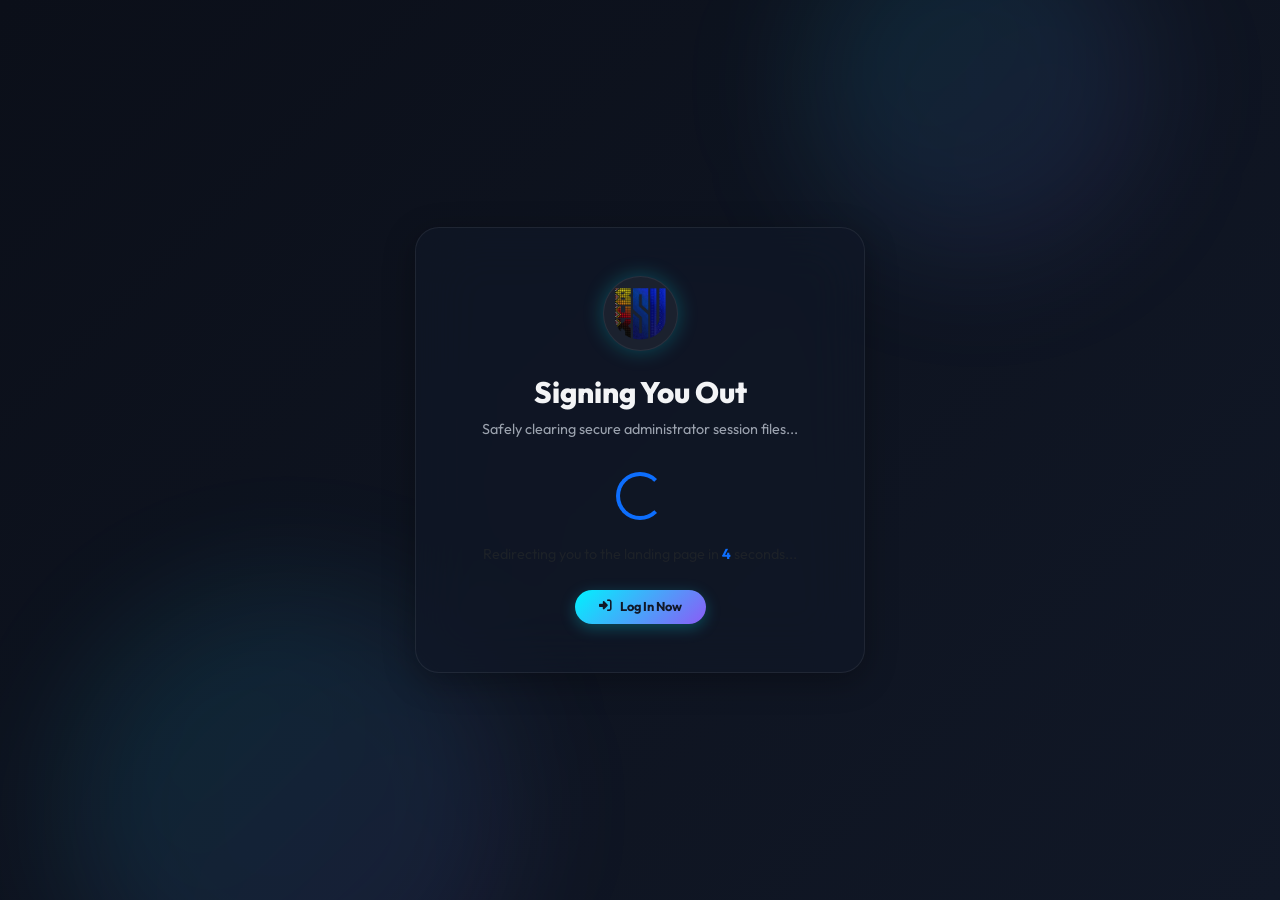
<file: Logout.html>
<!DOCTYPE html>
<html lang="en" data-theme="dark">
<head>
    <meta charset="UTF-8">
    <meta name="viewport" content="width=device-width, initial-scale=1.0">
    <title>Signing Out... | Penaflorida</title>
    <!-- Font Awesome -->
    <link rel="stylesheet" href="https://cdnjs.cloudflare.com/ajax/libs/font-awesome/6.4.0/css/all.min.css">
    <!-- Google Fonts - Outfit -->
    <link href="https://fonts.googleapis.com/css2?family=Outfit:wght@300;400;500;600;700;800&display=swap" rel="stylesheet">
    <!-- Bootstrap 5 CSS -->
    <link href="https://cdn.jsdelivr.net/npm/bootstrap@5.3.3/dist/css/bootstrap.min.css" rel="stylesheet" integrity="sha384-QWTKZyjpPEjISv5WaRU9OFeRpok6YctnYmDr5pNlyT2bRjXh0JMhjY6hW+ALEwIH" crossorigin="anonymous">
    <!-- Custom Unified CSS -->
    <link rel="stylesheet" href="Style/CSS/Dashboard.css">
</head>
<body>
    <div class="portal-container">
        <!-- Floating glass bubbles for rich visual wow -->
        <div class="bg-bubble bubble-1"></div>
        <div class="bg-bubble bubble-2"></div>
        
        <!-- Premium glassmorphic logout card -->
        <div class="portal-card">
            <div class="portal-logo mb-4">
                <img src="Images/buksu-logo.png" alt="Penaflorida Logo">
            </div>
            <h1 class="portal-title">Signing You Out</h1>
            <p class="portal-subtitle">Safely clearing secure administrator session files...</p>
            
            <!-- Sleek animated circular loader -->
            <div class="d-flex justify-content-center my-4">
                <div class="spinner-border text-primary" role="status" style="width: 3rem; height: 3rem; border-width: 0.25rem;">
                    <span class="visually-hidden">Loading...</span>
                </div>
            </div>
            
            <p class="text-muted mb-4" style="font-size: 0.9rem;">
                Redirecting you to the landing page in <strong id="logoutCountdown" class="text-primary">5</strong> seconds...
            </p>
            
            <div class="d-flex justify-content-center gap-3">
                <a href="Index.html" class="btn btn-primary btn-sm px-4">
                    <i class="fas fa-sign-in-alt"></i> Log In Now
                </a>
            </div>
        </div>
    </div>

    <!-- Custom Interactive JS -->
    <script src="Style/JS/Dashboard.js"></script>
</body>
</html>
</file>
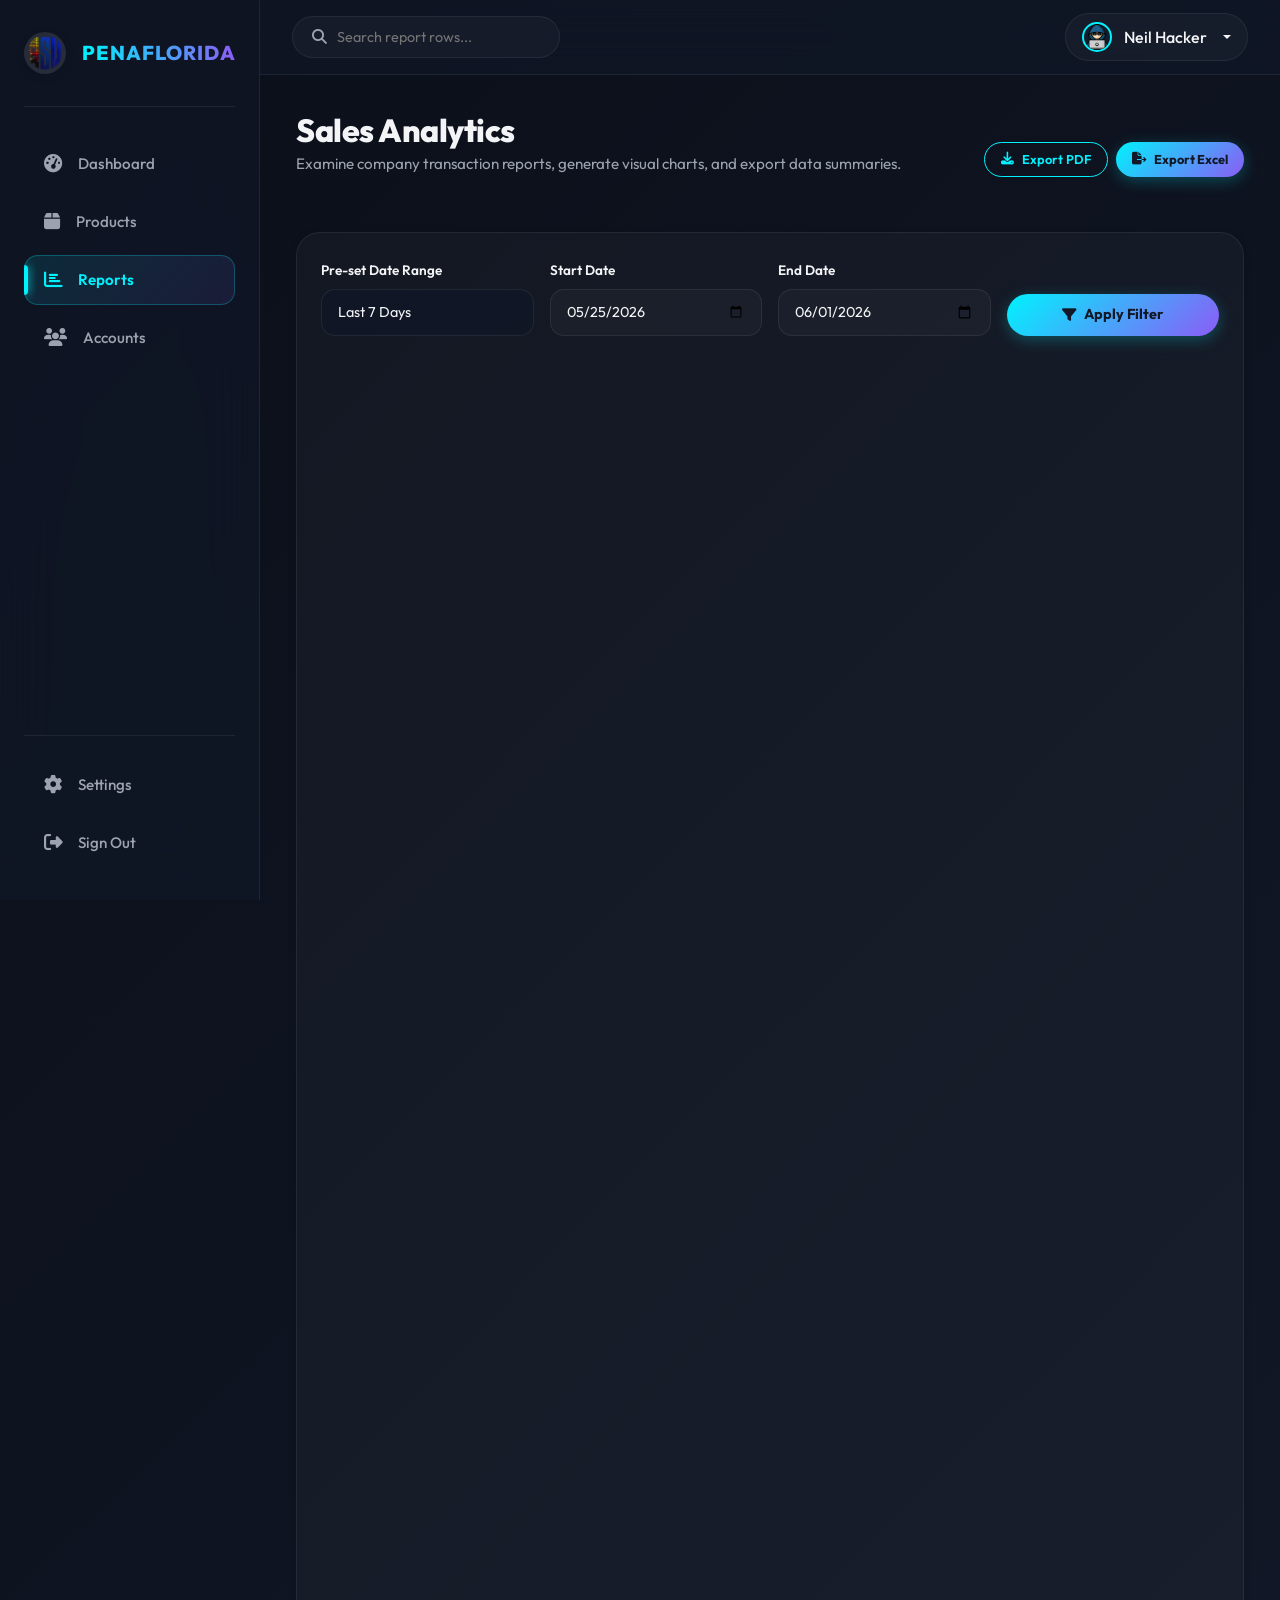
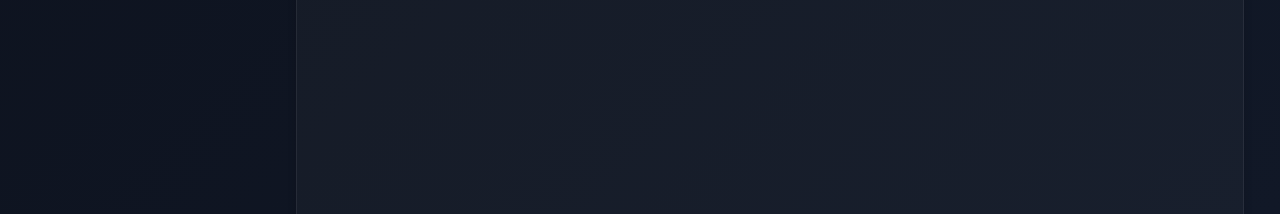
<file: Reports.html>
<!DOCTYPE html>
<html lang="en" data-theme="dark">
<head>
    <meta charset="UTF-8">
    <meta name="viewport" content="width=device-width, initial-scale=1.0">
    <title>Sales Reports & Analytics | Dashboard</title>
    <!-- SEO Meta Tags -->
    <meta name="description" content="Access live analytics, sales overview logs, interactive reports graphs, and download transaction data safely.">
    <!-- Font Awesome -->
    <link rel="stylesheet" href="https://cdnjs.cloudflare.com/ajax/libs/font-awesome/6.4.0/css/all.min.css">
    <!-- Google Fonts - Outfit -->
    <link href="https://fonts.googleapis.com/css2?family=Outfit:wght@300;400;500;600;700;800&display=swap" rel="stylesheet">
    <!-- Bootstrap 5 CSS -->
    <link href="https://cdn.jsdelivr.net/npm/bootstrap@5.3.3/dist/css/bootstrap.min.css" rel="stylesheet" integrity="sha384-QWTKZyjpPEjISv5WaRU9OFeRpok6YctnYmDr5pNlyT2bRjXh0JMhjY6hW+ALEwIH" crossorigin="anonymous">
    <!-- Custom Unified CSS -->
    <link rel="stylesheet" href="Style/CSS/Dashboard.css">
</head>
<body>
    <!-- Sidebar Navigation -->
    <aside class="sidebar">
        <div class="sidebar-brand">
            <img src="Images/buksu-logo.png" alt="Penaflorida Logo" class="logo">
            <span class="sidebar-title">Penaflorida</span>
        </div>
        
        <nav class="sidebar-nav">
            <a href="Index.html" class="nav-link" id="nav-dashboard">
                <i class="fas fa-tachometer-alt"></i>
                <span>Dashboard</span>
            </a>
            <a href="Products.html" class="nav-link" id="nav-products">
                <i class="fas fa-box"></i>
                <span>Products</span>
            </a>
            <a href="Reports.html" class="nav-link active" id="nav-reports">
                <i class="fas fa-chart-bar"></i>
                <span>Reports</span>
            </a>
            <a href="Accounts.html" class="nav-link" id="nav-accounts">
                <i class="fas fa-users"></i>
                <span>Accounts</span>
            </a>
        </nav>

        <div class="sidebar-footer">
            <a href="Settings.html" class="nav-link" id="nav-settings">
                <i class="fas fa-cog"></i>
                <span>Settings</span>
            </a>
            <a href="Logout.html" class="nav-link logout-link" id="nav-logout">
                <i class="fas fa-sign-out-alt"></i>
                <span>Sign Out</span>
            </a>
        </div>
    </aside>

    <!-- Main Content Area -->
    <main class="main-content">
        <!-- Top Navigation Bar -->
        <header class="topbar">
            <div class="d-flex align-items-center gap-3">
                <button class="mobile-toggle" aria-label="Toggle Sidebar" id="hamburger-menu">
                    <i class="fas fa-bars"></i>
                </button>
                <div class="search-bar">
                    <i class="fas fa-search"></i>
                    <input type="text" placeholder="Search report rows..." aria-label="Search report transactions" id="global-search">
                </div>
            </div>

            <div class="user-menu">
                <div class="dropdown">
                    <button class="dropdown-toggle" type="button" id="userDropdown" aria-expanded="false">
                        <img src="Images/hacker.png" alt="Neil Admin Avatar" class="user-avatar">
                        <span class="user-name d-none d-sm-inline">Neil Hacker</span>
                    </button>
                    <ul class="dropdown-menu dropdown-menu-end" aria-labelledby="userDropdown">
                        <li><a class="dropdown-item" href="Settings.html"><i class="fas fa-user-cog"></i>Profile Settings</a></li>
                        <li><a class="dropdown-item" href="Settings.html"><i class="fas fa-palette"></i>Theme Settings</a></li>
                        <li><hr class="dropdown-divider"></li>
                        <li><a class="dropdown-item" href="Logout.html"><i class="fas fa-sign-out-alt"></i>Sign Out</a></li>
                    </ul>
                </div>
            </div>
        </header>

        <!-- Page Content -->
        <div class="content animate-fade-in delay-1">
            <div class="d-flex justify-content-between align-items-md-center flex-column flex-md-row mb-4 gap-3">
                <div>
                    <h1 class="page-title">Sales Analytics</h1>
                    <p class="page-subtitle">Examine company transaction reports, generate visual charts, and export data summaries.</p>
                </div>
                <div class="d-flex gap-2">
                    <button class="btn btn-outline-primary btn-sm" onclick="showNotification('PDF report download initiated', 'info')">
                        <i class="fas fa-download"></i> Export PDF
                    </button>
                    <button class="btn btn-primary btn-sm" onclick="showNotification('Excel sheet compilation started', 'success')">
                        <i class="fas fa-file-export"></i> Export Excel
                    </button>
                </div>
            </div>

            <!-- Custom Date Filter Bar -->
            <div class="card mb-4">
                <div class="card-body">
                    <div class="row g-3 align-items-end">
                        <div class="col-12 col-md-3">
                            <label class="form-label">Pre-set Date Range</label>
                            <select class="form-select">
                                <option>Today</option>
                                <option>Yesterday</option>
                                <option selected>Last 7 Days</option>
                                <option>Last 30 Days</option>
                                <option>This Month</option>
                                <option>Custom Range</option>
                            </select>
                        </div>
                        <div class="col-6 col-md-3">
                            <label class="form-label">Start Date</label>
                            <input type="date" class="form-control" value="2026-05-25">
                        </div>
                        <div class="col-6 col-md-3">
                            <label class="form-label">End Date</label>
                            <input type="date" class="form-control" value="2026-06-01">
                        </div>
                        <div class="col-12 col-md-3">
                            <button class="btn btn-primary w-100" onclick="showNotification('Date range filter successfully applied', 'success')">
                                <i class="fas fa-filter"></i> Apply Filter
                            </button>
                        </div>
                    </div>
                </div>
            </div>

            <!-- Dynamic Counters Row -->
            <div class="stats-grid">
                <div class="stat-card stat-sales animate-fade-in delay-1">
                    <div class="stat-info">
                        <h3>Report Period Sales</h3>
                        <div class="stat-number">₱24,780</div>
                        <div class="stat-trend up">
                            <i class="fas fa-arrow-up"></i> +12% from last week
                        </div>
                    </div>
                    <div class="stat-icon-wrapper">
                        <i class="fas fa-coins"></i>
                    </div>
                </div>
                <div class="stat-card stat-orders animate-fade-in delay-2">
                    <div class="stat-info">
                        <h3>Orders Completed</h3>
                        <div class="stat-number">1,245</div>
                        <div class="stat-trend up">
                            <i class="fas fa-arrow-up"></i> +8% conversion
                        </div>
                    </div>
                    <div class="stat-icon-wrapper">
                        <i class="fas fa-receipt"></i>
                    </div>
                </div>
                <div class="stat-card stat-users animate-fade-in delay-3">
                    <div class="stat-info">
                        <h3>Avg. Basket Value</h3>
                        <div class="stat-number">₱1,245</div>
                        <div class="stat-trend down">
                            <i class="fas fa-arrow-down"></i> -2% average discount
                        </div>
                    </div>
                    <div class="stat-icon-wrapper">
                        <i class="fas fa-tags"></i>
                    </div>
                </div>
                <div class="stat-card stat-messages animate-fade-in delay-4">
                    <div class="stat-info">
                        <h3>Top Selling Line</h3>
                        <h4 class="mb-0 text-main font-weight-bold" style="font-size: 1.15rem; margin-top: 5px;">Gaming PC Pro</h4>
                        <div class="stat-trend up" style="margin-top: 4px;">
                            <i class="fas fa-star"></i> 45 Units Sold
                        </div>
                    </div>
                    <div class="stat-icon-wrapper">
                        <i class="fas fa-star"></i>
                    </div>
                </div>
            </div>

            <!-- Main Charts & Top-selling Lists -->
            <div class="row g-4 mb-4">
                <div class="col-12 col-xl-8">
                    <div class="card h-100">
                        <div class="card-header">
                            <h5><i class="fas fa-chart-line me-2"></i>Sales Performance Analytics</h5>
                        </div>
                        <div class="card-body">
                            <!-- High End glowing Interactive Canvas -->
                            <div class="chart-container-wrapper">
                                <canvas id="salesChart" class="canvas-chart"></canvas>
                            </div>
                        </div>
                    </div>
                </div>

                <div class="col-12 col-xl-4">
                    <div class="card h-100">
                        <div class="card-header">
                            <h5><i class="fas fa-medal me-2"></i>Performance Standouts</h5>
                        </div>
                        <div class="card-body d-flex flex-column gap-3">
                            <div>
                                <div class="d-flex justify-content-between align-items-center mb-1">
                                    <span class="font-weight-bold text-main" style="font-size: 0.9rem;">Gaming PC Pro</span>
                                    <span class="badge bg-success-subtle">₱81,000</span>
                                </div>
                                <div class="progress bg-dark" style="height: 6px;">
                                    <div class="progress-bar bg-primary" role="progressbar" style="width: 85%" aria-valuenow="85" aria-valuemin="0" aria-valuemax="100"></div>
                                </div>
                            </div>
                            
                            <div>
                                <div class="d-flex justify-content-between align-items-center mb-1">
                                    <span class="font-weight-bold text-main" style="font-size: 0.9rem;">Security Audit</span>
                                    <span class="badge bg-success-subtle">₱57,600</span>
                                </div>
                                <div class="progress bg-dark" style="height: 6px;">
                                    <div class="progress-bar bg-success" role="progressbar" style="width: 65%" aria-valuenow="65" aria-valuemin="0" aria-valuemax="100"></div>
                                </div>
                            </div>

                            <div>
                                <div class="d-flex justify-content-between align-items-center mb-1">
                                    <span class="font-weight-bold text-main" style="font-size: 0.9rem;">Premium Support Package</span>
                                    <span class="badge bg-success-subtle">₱50,400</span>
                                </div>
                                <div class="progress bg-dark" style="height: 6px;">
                                    <div class="progress-bar bg-info" role="progressbar" style="width: 55%" aria-valuenow="55" aria-valuemin="0" aria-valuemax="100"></div>
                                </div>
                            </div>

                            <div>
                                <div class="d-flex justify-content-between align-items-center mb-1">
                                    <span class="font-weight-bold text-main" style="font-size: 0.9rem;">Ultrabook Workstation</span>
                                    <span class="badge bg-success-subtle">₱39,600</span>
                                </div>
                                <div class="progress bg-dark" style="height: 6px;">
                                    <div class="progress-bar bg-warning text-dark" role="progressbar" style="width: 45%" aria-valuenow="45" aria-valuemin="0" aria-valuemax="100"></div>
                                </div>
                            </div>
                        </div>
                    </div>
                </div>
            </div>

            <!-- Transaction list table -->
            <div class="card">
                <div class="card-header">
                    <h5><i class="fas fa-list me-2"></i>Recent Transaction Ledger</h5>
                </div>
                <div class="card-body p-0">
                    <div class="table-responsive">
                        <table class="table">
                            <thead>
                                <tr>
                                    <th>Transaction ID</th>
                                    <th>Client Name</th>
                                    <th>Type</th>
                                    <th>Gross Cost</th>
                                    <th>Issue Date</th>
                                    <th>State</th>
                                    <th>Actions</th>
                                </tr>
                            </thead>
                            <tbody>
                                <tr>
                                    <td><strong>#ORD-001</strong></td>
                                    <td>John Doe</td>
                                    <td>Product Acquisition</td>
                                    <td>₱1,245</td>
                                    <td>May 15, 2026</td>
                                    <td><span class="badge bg-success-subtle">Completed</span></td>
                                    <td>
                                        <button class="btn btn-outline-secondary btn-sm px-2 py-1" onclick="showNotification('Opening details for ORD-001', 'info')"><i class="fas fa-eye"></i></button>
                                    </td>
                                </tr>
                                <tr>
                                    <td><strong>#ORD-002</strong></td>
                                    <td>Jane Smith</td>
                                    <td>Service Retention</td>
                                    <td>₱2,150</td>
                                    <td>May 14, 2026</td>
                                    <td><span class="badge bg-warning-subtle">Processing</span></td>
                                    <td>
                                        <button class="btn btn-outline-secondary btn-sm px-2 py-1" onclick="showNotification('Opening details for ORD-002', 'info')"><i class="fas fa-eye"></i></button>
                                    </td>
                                </tr>
                                <tr>
                                    <td><strong>#ORD-003</strong></td>
                                    <td>Robert Johnson</td>
                                    <td>Product Acquisition</td>
                                    <td>₱850</td>
                                    <td>May 14, 2026</td>
                                    <td><span class="badge bg-info-subtle">Shipped</span></td>
                                    <td>
                                        <button class="btn btn-outline-secondary btn-sm px-2 py-1" onclick="showNotification('Opening details for ORD-003', 'info')"><i class="fas fa-eye"></i></button>
                                    </td>
                                </tr>
                                <tr>
                                    <td><strong>#ORD-004</strong></td>
                                    <td>Emily Davis</td>
                                    <td>Service Cancellation</td>
                                    <td>₱450</td>
                                    <td>May 13, 2026</td>
                                    <td><span class="badge bg-danger-subtle">Cancelled</span></td>
                                    <td>
                                        <button class="btn btn-outline-secondary btn-sm px-2 py-1" onclick="showNotification('Opening details for ORD-004', 'info')"><i class="fas fa-eye"></i></button>
                                    </td>
                                </tr>
                                <tr>
                                    <td><strong>#ORD-005</strong></td>
                                    <td>Michael Wilson</td>
                                    <td>Product Acquisition</td>
                                    <td>₱1,780</td>
                                    <td>May 12, 2026</td>
                                    <td><span class="badge bg-success-subtle">Completed</span></td>
                                    <td>
                                        <button class="btn btn-outline-secondary btn-sm px-2 py-1" onclick="showNotification('Opening details for ORD-005', 'info')"><i class="fas fa-eye"></i></button>
                                    </td>
                                </tr>
                            </tbody>
                        </table>
                    </div>
                </div>
            </div>
        </div>
    </main>

    <!-- Bootstrap 5 JavaScript Bundle -->
    <script src="https://cdn.jsdelivr.net/npm/bootstrap@5.3.3/dist/js/bootstrap.bundle.min.js" integrity="sha384-YvpcrYf0tY3lHB60NNkmXc5s9fDVZLESaAA55NDzOxhy9GkcIdslK1eN7N6jIeHz" crossorigin="anonymous"></script>
    <!-- Custom Interactive JS -->
    <script src="Style/JS/Dashboard.js"></script>
</body>
</html>
</file>
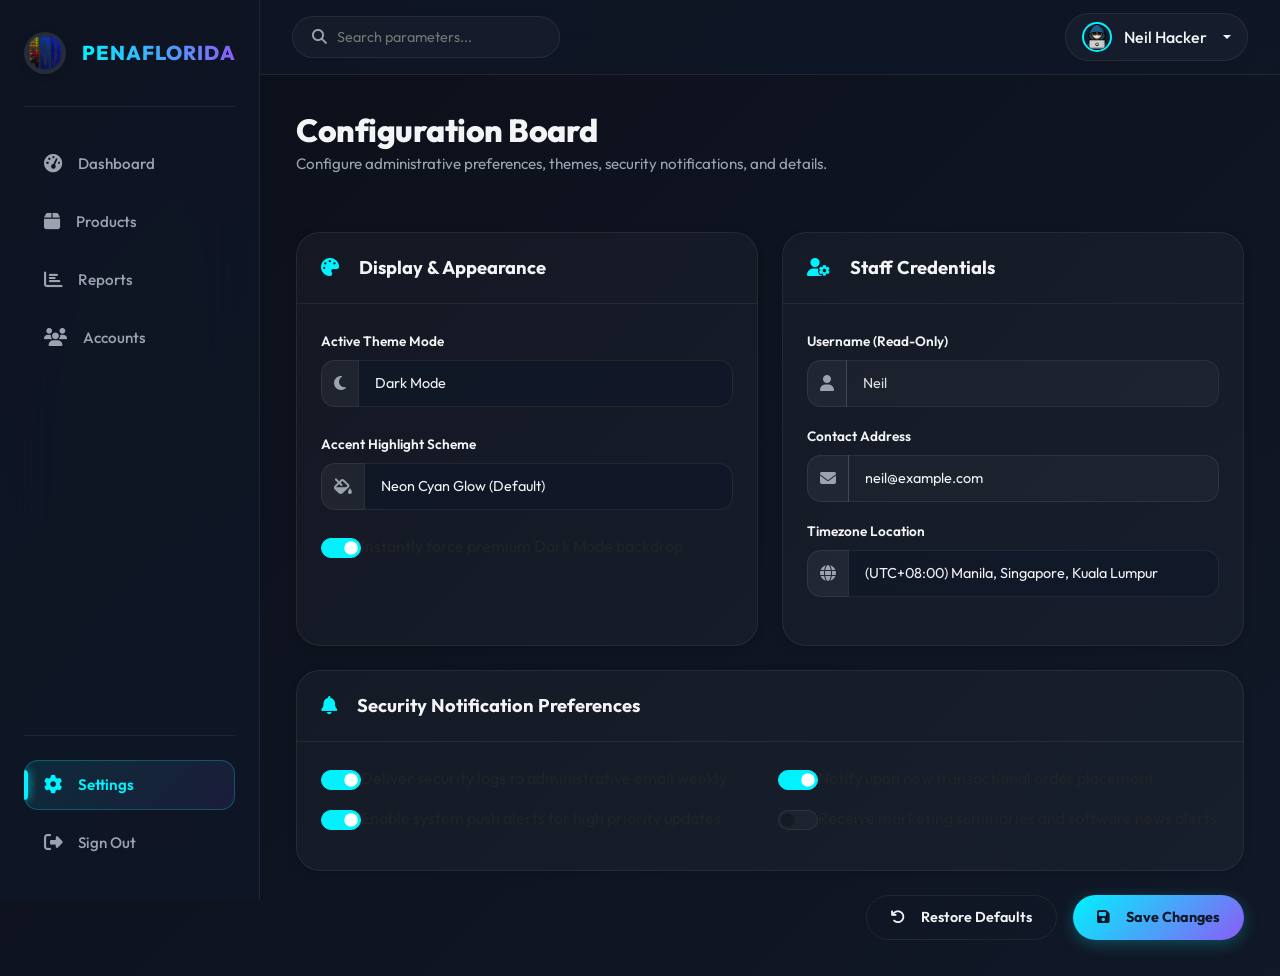
<file: Settings.html>
<!DOCTYPE html>
<html lang="en" data-theme="dark">
<head>
    <meta charset="UTF-8">
    <meta name="viewport" content="width=device-width, initial-scale=1.0">
    <title>System Settings | Dashboard</title>
    <!-- SEO Meta Tags -->
    <meta name="description" content="Configure display themes, update staff contact details, adjust security notification channels, and reset platform settings.">
    <!-- Font Awesome -->
    <link rel="stylesheet" href="https://cdnjs.cloudflare.com/ajax/libs/font-awesome/6.4.0/css/all.min.css">
    <!-- Google Fonts - Outfit -->
    <link href="https://fonts.googleapis.com/css2?family=Outfit:wght@300;400;500;600;700;800&display=swap" rel="stylesheet">
    <!-- Bootstrap 5 CSS -->
    <link href="https://cdn.jsdelivr.net/npm/bootstrap@5.3.3/dist/css/bootstrap.min.css" rel="stylesheet" integrity="sha384-QWTKZyjpPEjISv5WaRU9OFeRpok6YctnYmDr5pNlyT2bRjXh0JMhjY6hW+ALEwIH" crossorigin="anonymous">
    <!-- Custom Unified CSS -->
    <link rel="stylesheet" href="Style/CSS/Dashboard.css">
</head>
<body>
    <!-- Sidebar Navigation -->
    <aside class="sidebar">
        <div class="sidebar-brand">
            <img src="Images/buksu-logo.png" alt="Penaflorida Logo" class="logo">
            <span class="sidebar-title">Penaflorida</span>
        </div>
        
        <nav class="sidebar-nav">
            <a href="Index.html" class="nav-link" id="nav-dashboard">
                <i class="fas fa-tachometer-alt"></i>
                <span>Dashboard</span>
            </a>
            <a href="Products.html" class="nav-link" id="nav-products">
                <i class="fas fa-box"></i>
                <span>Products</span>
            </a>
            <a href="Reports.html" class="nav-link" id="nav-reports">
                <i class="fas fa-chart-bar"></i>
                <span>Reports</span>
            </a>
            <a href="Accounts.html" class="nav-link" id="nav-accounts">
                <i class="fas fa-users"></i>
                <span>Accounts</span>
            </a>
        </nav>

        <div class="sidebar-footer">
            <a href="Settings.html" class="nav-link active" id="nav-settings">
                <i class="fas fa-cog"></i>
                <span>Settings</span>
            </a>
            <a href="Logout.html" class="nav-link logout-link" id="nav-logout">
                <i class="fas fa-sign-out-alt"></i>
                <span>Sign Out</span>
            </a>
        </div>
    </aside>

    <!-- Main Content Area -->
    <main class="main-content">
        <!-- Top Navigation Bar -->
        <header class="topbar">
            <div class="d-flex align-items-center gap-3">
                <button class="mobile-toggle" aria-label="Toggle Sidebar" id="hamburger-menu">
                    <i class="fas fa-bars"></i>
                </button>
                <div class="search-bar">
                    <i class="fas fa-search"></i>
                    <input type="text" placeholder="Search parameters..." aria-label="Search settings parameters" id="global-search">
                </div>
            </div>

            <div class="user-menu">
                <div class="dropdown">
                    <button class="dropdown-toggle" type="button" id="userDropdown" aria-expanded="false">
                        <img src="Images/hacker.png" alt="Neil Admin Avatar" class="user-avatar">
                        <span class="user-name d-none d-sm-inline">Neil Hacker</span>
                    </button>
                    <ul class="dropdown-menu dropdown-menu-end" aria-labelledby="userDropdown">
                        <li><a class="dropdown-item" href="Settings.html"><i class="fas fa-user-cog"></i>Profile Settings</a></li>
                        <li><a class="dropdown-item" href="Settings.html"><i class="fas fa-palette"></i>Theme Settings</a></li>
                        <li><hr class="dropdown-divider"></li>
                        <li><a class="dropdown-item" href="Logout.html"><i class="fas fa-sign-out-alt"></i>Sign Out</a></li>
                    </ul>
                </div>
            </div>
        </header>

        <!-- Page Content -->
        <div class="content animate-fade-in delay-1">
            <div class="d-flex justify-content-between align-items-md-center flex-column flex-md-row mb-4 gap-3">
                <div>
                    <h1 class="page-title">Configuration Board</h1>
                    <p class="page-subtitle">Configure administrative preferences, themes, security notifications, and details.</p>
                </div>
            </div>

            <div class="row g-4">
                <!-- Visual Display Themes card -->
                <div class="col-12 col-md-6">
                    <div class="card h-100">
                        <div class="card-header">
                            <h5><i class="fas fa-palette me-2"></i>Display & Appearance</h5>
                        </div>
                        <div class="card-body">
                            <div class="mb-4">
                                <label for="themeSelect" class="form-label">Active Theme Mode</label>
                                <div class="input-group">
                                    <span class="input-group-text"><i class="fas fa-moon"></i></span>
                                    <select class="form-select" id="themeSelect">
                                        <option value="light">Light Mode</option>
                                        <option value="dark">Dark Mode</option>
                                        <option value="system">Follow Operating System</option>
                                    </select>
                                </div>
                            </div>
                            <div class="mb-4">
                                <label for="colorScheme" class="form-label">Accent Highlight Scheme</label>
                                <div class="input-group">
                                    <span class="input-group-text"><i class="fas fa-fill-drip"></i></span>
                                    <select class="form-select" id="colorScheme">
                                        <option value="cyan">Neon Cyan Glow (Default)</option>
                                        <option value="purple">Royal Violet Glass</option>
                                        <option value="emerald">Spring Emerald Gloss</option>
                                    </select>
                                </div>
                            </div>
                            <div class="form-check form-switch mb-3">
                                <input class="form-check-input" type="checkbox" id="darkModeToggle" checked>
                                <label class="form-check-label" for="darkModeToggle">Instantly force premium Dark Mode backdrop</label>
                            </div>
                        </div>
                    </div>
                </div>

                <!-- Account profile variables card -->
                <div class="col-12 col-md-6">
                    <div class="card h-100">
                        <div class="card-header">
                            <h5><i class="fas fa-user-cog me-2"></i>Staff Credentials</h5>
                        </div>
                        <div class="card-body">
                            <div class="mb-3">
                                <label for="username" class="form-label">Username (Read-Only)</label>
                                <div class="input-group">
                                    <span class="input-group-text"><i class="fas fa-user"></i></span>
                                    <input type="text" class="form-control" id="username" value="Neil" disabled>
                                </div>
                            </div>
                            <div class="mb-3">
                                <label for="email" class="form-label">Contact Address</label>
                                <div class="input-group">
                                    <span class="input-group-text"><i class="fas fa-envelope"></i></span>
                                    <input type="email" class="form-control" id="email" value="neil@example.com">
                                </div>
                            </div>
                            <div class="mb-4">
                                <label for="timezone" class="form-label">Timezone Location</label>
                                <div class="input-group">
                                    <span class="input-group-text"><i class="fas fa-globe"></i></span>
                                    <select class="form-select" id="timezone">
                                        <option value="UTC+08:00" selected>(UTC+08:00) Manila, Singapore, Kuala Lumpur</option>
                                        <option value="UTC+00:00">(UTC+00:00) London, Lisbon, Casablanca</option>
                                        <option value="UTC-05:00">(UTC-05:00) New York, Toronto, Bogota</option>
                                    </select>
                                </div>
                            </div>
                        </div>
                    </div>
                </div>

                <!-- Broadcast channel switches card -->
                <div class="col-12">
                    <div class="card">
                        <div class="card-header">
                            <h5><i class="fas fa-bell me-2"></i>Security Notification Preferences</h5>
                        </div>
                        <div class="card-body">
                            <div class="row g-3">
                                <div class="col-12 col-md-6">
                                    <div class="form-check form-switch mb-3">
                                        <input class="form-check-input" type="checkbox" id="emailNotifications" checked>
                                        <label class="form-check-label" for="emailNotifications">Deliver security logs to administrative email weekly</label>
                                    </div>
                                    <div class="form-check form-switch mb-3">
                                        <input class="form-check-input" type="checkbox" id="pushNotifications" checked>
                                        <label class="form-check-label" for="pushNotifications">Enable system push alerts for high priority updates</label>
                                    </div>
                                </div>
                                <div class="col-12 col-md-6">
                                    <div class="form-check form-switch mb-3">
                                        <input class="form-check-input" type="checkbox" id="orderUpdates" checked>
                                        <label class="form-check-label" for="orderUpdates">Notify upon new transactional order placement</label>
                                    </div>
                                    <div class="form-check form-switch mb-3">
                                        <input class="form-check-input" type="checkbox" id="promotionalEmails">
                                        <label class="form-check-label" for="promotionalEmails">Receive marketing summaries and software news alerts</label>
                                    </div>
                                </div>
                            </div>
                        </div>
                    </div>
                </div>

                <!-- Action Button Row -->
                <div class="col-12 mt-4">
                    <div class="d-flex justify-content-end gap-3 flex-wrap">
                        <button class="btn btn-outline-secondary">
                            <i class="fas fa-undo me-2"></i>Restore Defaults
                        </button>
                        <button class="btn btn-primary">
                            <i class="fas fa-save me-2"></i>Save Changes
                        </button>
                    </div>
                </div>
            </div>
        </div>
    </main>

    <!-- Bootstrap 5 JavaScript Bundle -->
    <script src="https://cdn.jsdelivr.net/npm/bootstrap@5.3.3/dist/js/bootstrap.bundle.min.js" integrity="sha384-YvpcrYf0tY3lHB60NNkmXc5s9fDVZLESaAA55NDzOxhy9GkcIdslK1eN7N6jIeHz" crossorigin="anonymous"></script>
    <!-- Custom Interactive JS -->
    <script src="Style/JS/Dashboard.js"></script>
</body>
</html>
</file>
<file: Style/CSS/Dashboard.css>
/* ==========================================================================
   Cohesive Premium Dashboard CSS System (Glassmorphic & Fully Responsive)
   ========================================================================== */

@import url('https://fonts.googleapis.com/css2?family=Outfit:wght@300;400;500;600;700;800&family=Plus+Jakarta+Sans:wght@300;400;500;600;700;800&display=swap');

:root {
    /* Color Palette - Premium Dark Theme (Default) */
    --bg-gradient: linear-gradient(135deg, #0b0f19 0%, #111827 100%);
    --panel-bg: rgba(17, 24, 39, 0.7);
    --glass-bg: rgba(255, 255, 255, 0.03);
    --glass-border: rgba(255, 255, 255, 0.07);
    --glass-border-glow: rgba(0, 242, 254, 0.15);
    
    --primary: #00f2fe; /* Neon Cyan */
    --primary-rgb: 0, 242, 254;
    --secondary: #8b5cf6; /* Electric Violet */
    --secondary-rgb: 139, 92, 246;
    
    --text-main: #f3f4f6;
    --text-muted: #9ca3af;
    --text-inverse: #111827;
    
    --success: #10b981; /* Emerald */
    --warning: #f59e0b; /* Amber */
    --danger: #ef4444;  /* Rose */
    --info: #3b82f6;    /* Royal Blue */
    
    --sidebar-width: 260px;
    --topbar-height: 75px;
    --border-radius-sm: 8px;
    --border-radius-md: 14px;
    --border-radius-lg: 24px;
    
    --transition-fast: 0.2s cubic-bezier(0.4, 0, 0.2, 1);
    --transition-smooth: 0.4s cubic-bezier(0.25, 0.8, 0.25, 1);
    
    --shadow-sm: 0 2px 8px rgba(0, 0, 0, 0.15);
    --shadow-md: 0 8px 32px 0 rgba(0, 0, 0, 0.3);
    --shadow-glow: 0 0 20px rgba(0, 242, 254, 0.25);
    
    --font-primary: 'Outfit', 'Plus Jakarta Sans', sans-serif;
}

/* Light Theme Variables */
[data-theme="light"] {
    --bg-gradient: linear-gradient(135deg, #f5f7fa 0%, #e4e8f0 100%);
    --panel-bg: rgba(255, 255, 255, 0.85);
    --glass-bg: rgba(255, 255, 255, 0.4);
    --glass-border: rgba(0, 0, 0, 0.06);
    --glass-border-glow: rgba(139, 92, 246, 0.15);
    
    --primary: #8b5cf6; /* Switch main to Purple in light mode for better contrast */
    --primary-rgb: 139, 92, 246;
    --secondary: #06b6d4; /* Cyan */
    --secondary-rgb: 6, 182, 212;
    
    --text-main: #1f2937;
    --text-muted: #6b7280;
    --text-inverse: #ffffff;
    
    --shadow-md: 0 8px 32px 0 rgba(31, 38, 135, 0.08);
    --shadow-glow: 0 0 20px rgba(139, 92, 246, 0.15);
}

/* Base resets and defaults */
* {
    margin: 0;
    padding: 0;
    box-sizing: border-box;
    font-family: var(--font-primary);
}

body {
    background: var(--bg-gradient);
    color: var(--text-main);
    min-height: 100vh;
    display: flex;
    overflow-x: hidden;
    transition: background var(--transition-smooth), color var(--transition-fast);
}

/* Scrollbar styling */
::-webkit-scrollbar {
    width: 6px;
    height: 6px;
}
::-webkit-scrollbar-track {
    background: rgba(0, 0, 0, 0.1);
}
::-webkit-scrollbar-thumb {
    background: var(--glass-border);
    border-radius: 10px;
}
::-webkit-scrollbar-thumb:hover {
    background: var(--primary);
}

/* Layout Grid Structure */
.sidebar {
    position: fixed;
    top: 0;
    left: 0;
    bottom: 0;
    width: var(--sidebar-width);
    background: var(--panel-bg);
    backdrop-filter: blur(30px);
    -webkit-backdrop-filter: blur(30px);
    border-right: 1px solid var(--glass-border);
    z-index: 1000;
    display: flex;
    flex-direction: column;
    padding: 2rem 1.5rem;
    transition: transform var(--transition-smooth), background var(--transition-smooth);
}

.main-content {
    margin-left: var(--sidebar-width);
    flex: 1;
    min-height: 100vh;
    display: flex;
    flex-direction: column;
    width: calc(100% - var(--sidebar-width));
    transition: margin-left var(--transition-smooth), width var(--transition-smooth);
}

/* Brand Section */
.sidebar-brand {
    display: flex;
    align-items: center;
    gap: 1rem;
    padding-bottom: 2rem;
    border-bottom: 1px solid var(--glass-border);
    margin-bottom: 2rem;
}

.sidebar-brand .logo {
    width: 42px;
    height: 42px;
    object-fit: contain;
    border-radius: 50%;
    background: rgba(255, 255, 255, 0.1);
    padding: 3px;
    box-shadow: var(--shadow-sm);
    transition: transform var(--transition-smooth);
}

.sidebar-brand:hover .logo {
    transform: rotate(360deg);
}

.sidebar-title {
    font-size: 1.25rem;
    font-weight: 800;
    letter-spacing: 1px;
    background: linear-gradient(to right, var(--primary), var(--secondary));
    -webkit-background-clip: text;
    -webkit-text-fill-color: transparent;
    text-transform: uppercase;
}

/* Sidebar Navigation menu */
.sidebar-nav {
    display: flex;
    flex-direction: column;
    gap: 0.5rem;
    flex: 1;
}

.nav-link {
    display: flex;
    align-items: center;
    gap: 1rem;
    padding: 0.85rem 1.25rem;
    color: var(--text-muted);
    text-decoration: none;
    font-weight: 500;
    border-radius: var(--border-radius-md);
    transition: all var(--transition-fast);
    position: relative;
    overflow: hidden;
}

.nav-link i {
    font-size: 1.15rem;
    transition: transform var(--transition-fast);
}

.nav-link span {
    font-size: 0.95rem;
}

.nav-link:hover, .nav-link.active {
    color: var(--text-main);
    background: var(--glass-bg);
    box-shadow: inset 0 0 0 1px var(--glass-border);
}

.nav-link.active {
    background: linear-gradient(135deg, rgba(0, 242, 254, 0.1) 0%, rgba(139, 92, 246, 0.1) 100%);
    box-shadow: inset 0 0 0 1px rgba(var(--primary-rgb), 0.25);
    color: var(--primary);
    font-weight: 600;
}

.nav-link.active::before {
    content: '';
    position: absolute;
    left: 0;
    top: 20%;
    height: 60%;
    width: 4px;
    background: var(--primary);
    border-radius: 0 4px 4px 0;
    box-shadow: 0 0 10px var(--primary);
}

.nav-link:hover i {
    transform: scale(1.15) translateX(2px);
    color: var(--primary);
}

.sidebar-footer {
    display: flex;
    flex-direction: column;
    gap: 0.5rem;
    margin-top: auto;
    padding-top: 1.5rem;
    border-top: 1px solid var(--glass-border);
}

.sidebar-footer .nav-link.logout-link:hover {
    background: rgba(239, 68, 68, 0.1);
    box-shadow: inset 0 0 0 1px rgba(239, 68, 68, 0.2);
    color: var(--danger);
}

.sidebar-footer .nav-link.logout-link:hover i {
    color: var(--danger);
}

/* Topbar Header */
.topbar {
    height: var(--topbar-height);
    background: var(--panel-bg);
    backdrop-filter: blur(20px);
    -webkit-backdrop-filter: blur(20px);
    border-bottom: 1px solid var(--glass-border);
    padding: 0 2rem;
    display: flex;
    align-items: center;
    justify-content: space-between;
    position: sticky;
    top: 0;
    z-index: 900;
    transition: background var(--transition-smooth);
}

/* Mobile Toggle Hamburger */
.mobile-toggle {
    display: none;
    background: none;
    border: none;
    color: var(--text-main);
    font-size: 1.5rem;
    cursor: pointer;
    padding: 0.5rem;
    border-radius: var(--border-radius-sm);
    transition: background var(--transition-fast);
}

.mobile-toggle:hover {
    background: var(--glass-bg);
}

/* Advanced Search Bar */
.search-bar {
    position: relative;
    max-width: 320px;
    width: 100%;
}

.search-bar i {
    position: absolute;
    left: 1.25rem;
    top: 50%;
    transform: translateY(-50%);
    color: var(--text-muted);
    font-size: 0.95rem;
    transition: color var(--transition-fast);
}

.search-bar input {
    width: 100%;
    height: 42px;
    background: var(--glass-bg);
    border: 1px solid var(--glass-border);
    border-radius: 50px;
    padding: 0 1rem 0 2.75rem;
    color: var(--text-main);
    font-size: 0.9rem;
    outline: none;
    transition: all var(--transition-smooth);
}

.search-bar input:focus {
    background: rgba(var(--primary-rgb), 0.03);
    border-color: var(--primary);
    box-shadow: var(--shadow-glow);
}

.search-bar input:focus + i {
    color: var(--primary);
}

/* Profile menu drop */
.user-menu {
    display: flex;
    align-items: center;
    gap: 1rem;
}

.user-menu .dropdown-toggle {
    display: flex;
    align-items: center;
    gap: 0.75rem;
    background: var(--glass-bg);
    border: 1px solid var(--glass-border);
    padding: 0.5rem 1rem;
    border-radius: 50px;
    color: var(--text-main);
    text-decoration: none;
    cursor: pointer;
    font-weight: 500;
    transition: all var(--transition-fast);
}

.user-menu .dropdown-toggle:hover {
    background: rgba(255, 255, 255, 0.08);
    border-color: rgba(var(--primary-rgb), 0.3);
}

.user-avatar {
    width: 30px;
    height: 30px;
    border-radius: 50%;
    object-fit: cover;
    border: 2px solid var(--primary);
}

.dropdown-menu {
    background: rgba(17, 24, 39, 0.95) !important;
    backdrop-filter: blur(20px);
    -webkit-backdrop-filter: blur(20px);
    border: 1px solid var(--glass-border) !important;
    border-radius: var(--border-radius-md) !important;
    box-shadow: var(--shadow-md) !important;
    padding: 0.5rem !important;
    margin-top: 0.5rem !important;
}

[data-theme="light"] .dropdown-menu {
    background: rgba(255, 255, 255, 0.95) !important;
}

.dropdown-item {
    color: var(--text-main) !important;
    border-radius: var(--border-radius-sm);
    padding: 0.6rem 1.25rem !important;
    font-size: 0.9rem;
    font-weight: 500;
    transition: all var(--transition-fast) !important;
    display: flex;
    align-items: center;
    gap: 0.75rem;
}

.dropdown-item:hover {
    background-color: rgba(var(--primary-rgb), 0.1) !important;
    color: var(--primary) !important;
}

.dropdown-divider {
    border-top: 1px solid var(--glass-border) !important;
}

/* Page Layout Content Container */
.content {
    flex: 1;
    padding: 2.25rem;
    overflow-y: auto;
    width: 100%;
}

.page-title {
    font-size: 2rem;
    font-weight: 800;
    color: var(--text-main);
    letter-spacing: -0.5px;
    margin-bottom: 0.25rem;
    display: flex;
    align-items: center;
    gap: 0.75rem;
}

.page-subtitle {
    color: var(--text-muted);
    font-size: 0.95rem;
    margin-bottom: 2rem;
}

/* Breadcrumbs */
.breadcrumb {
    margin-bottom: 0 !important;
}

.breadcrumb-item a {
    color: var(--primary);
    text-decoration: none;
    font-weight: 500;
}

.breadcrumb-item.active {
    color: var(--text-muted) !important;
}

/* Cards (Standard Theme Container) */
.card {
    background: var(--glass-bg);
    backdrop-filter: blur(20px);
    -webkit-backdrop-filter: blur(20px);
    border: 1px solid var(--glass-border) !important;
    border-radius: var(--border-radius-lg) !important;
    box-shadow: var(--shadow-sm);
    transition: transform var(--transition-smooth), box-shadow var(--transition-smooth), border-color var(--transition-fast) !important;
    overflow: hidden;
    height: 100%;
}

.card:hover {
    transform: translateY(-5px);
    box-shadow: var(--shadow-md);
    border-color: rgba(var(--primary-rgb), 0.3) !important;
}

.card-header {
    background: transparent !important;
    border-bottom: 1px solid var(--glass-border) !important;
    padding: 1.5rem !important;
    font-weight: 700;
    color: var(--text-main);
    display: flex;
    justify-content: space-between;
    align-items: center;
}

.card-header h5 {
    margin: 0;
    font-size: 1.15rem;
    font-weight: 700;
    display: flex;
    align-items: center;
    gap: 0.75rem;
}

.card-header h5 i {
    color: var(--primary);
}

.card-body {
    padding: 1.5rem !important;
}

.card-footer {
    background: transparent !important;
    border-top: 1px solid var(--glass-border) !important;
    padding: 1.25rem 1.5rem !important;
}

/* Premium Dashboard Widgets - Stat Cards Grid */
.stats-grid {
    display: grid;
    grid-template-columns: repeat(auto-fit, minmax(240px, 1fr));
    gap: 1.5rem;
    margin-bottom: 2.25rem;
}

.stat-card {
    position: relative;
    padding: 1.75rem;
    border-radius: var(--border-radius-lg);
    background: var(--glass-bg);
    border: 1px solid var(--glass-border);
    box-shadow: var(--shadow-sm);
    display: flex;
    align-items: center;
    justify-content: space-between;
    overflow: hidden;
    transition: transform var(--transition-smooth), box-shadow var(--transition-smooth), border-color var(--transition-fast);
}

.stat-card:hover {
    transform: translateY(-6px);
    box-shadow: var(--shadow-md);
    border-color: rgba(var(--primary-rgb), 0.4);
}

/* Glowing side lights on stat cards */
.stat-card::after {
    content: '';
    position: absolute;
    top: 0;
    left: 0;
    height: 100%;
    width: 5px;
    background: var(--card-accent, var(--primary));
    box-shadow: 0 0 15px var(--card-accent, var(--primary));
}

.stat-info h3 {
    font-size: 0.85rem;
    text-transform: uppercase;
    font-weight: 700;
    color: var(--text-muted);
    letter-spacing: 0.75px;
    margin-bottom: 0.5rem;
}

.stat-number {
    font-size: 2.25rem;
    font-weight: 800;
    color: var(--text-main);
    line-height: 1.1;
    margin-bottom: 0.25rem;
    font-family: var(--font-primary);
}

.stat-trend {
    font-size: 0.8rem;
    font-weight: 600;
    display: flex;
    align-items: center;
    gap: 4px;
}

.stat-trend.up { color: var(--success); }
.stat-trend.down { color: var(--danger); }
.stat-trend.neutral { color: var(--text-muted); }

.stat-icon-wrapper {
    width: 56px;
    height: 56px;
    border-radius: var(--border-radius-md);
    background: rgba(var(--card-accent-rgb, var(--primary-rgb)), 0.1);
    color: var(--card-accent, var(--primary));
    display: flex;
    align-items: center;
    justify-content: center;
    font-size: 1.5rem;
    transition: transform var(--transition-smooth);
}

.stat-card:hover .stat-icon-wrapper {
    transform: scale(1.1) rotate(5deg);
}

/* Color schemes for stats */
.stat-users {
    --card-accent: #00f2fe;
    --card-accent-rgb: 0, 242, 254;
}
.stat-sales {
    --card-accent: #10b981;
    --card-accent-rgb: 16, 185, 129;
}
.stat-orders {
    --card-accent: #8b5cf6;
    --card-accent-rgb: 139, 92, 246;
}
.stat-messages {
    --card-accent: #f59e0b;
    --card-accent-rgb: 245, 158, 11;
}

/* Premium Buttons Styling */
.btn {
    font-weight: 600;
    padding: 0.65rem 1.5rem;
    border-radius: 50px;
    transition: all var(--transition-fast);
    display: inline-flex;
    align-items: center;
    justify-content: center;
    gap: 0.5rem;
    border: none;
    font-size: 0.9rem;
}

.btn-primary {
    background: linear-gradient(135deg, var(--primary) 0%, var(--secondary) 100%);
    color: var(--text-inverse);
    box-shadow: 0 4px 15px rgba(var(--primary-rgb), 0.25);
    font-weight: 700;
}

.btn-primary:hover {
    transform: translateY(-2px);
    box-shadow: 0 6px 20px rgba(var(--primary-rgb), 0.4);
    opacity: 0.95;
    color: var(--text-inverse);
}

.btn-outline-primary {
    background: transparent;
    border: 1px solid var(--primary);
    color: var(--primary);
}

.btn-outline-primary:hover {
    background: rgba(var(--primary-rgb), 0.1);
    color: var(--primary);
    transform: translateY(-2px);
}

.btn-outline-secondary {
    background: transparent;
    border: 1px solid var(--glass-border);
    color: var(--text-main);
}

.btn-outline-secondary:hover {
    background: var(--glass-bg);
    color: var(--text-main);
}

.btn-danger {
    background: var(--danger);
    color: white;
}

.btn-danger:hover {
    background: #dc2626;
    box-shadow: 0 4px 15px rgba(239, 68, 110, 0.3);
    transform: translateY(-2px);
}

.btn-outline-danger {
    background: transparent;
    border: 1px solid var(--danger);
    color: var(--danger);
}

.btn-outline-danger:hover {
    background: rgba(239, 68, 68, 0.1);
    color: var(--danger);
    transform: translateY(-2px);
}

.btn-sm {
    padding: 0.45rem 1rem;
    font-size: 0.8rem;
}

/* Premium Form Elements */
.form-label {
    font-weight: 600;
    color: var(--text-main);
    margin-bottom: 0.5rem;
    font-size: 0.85rem;
}

.form-control, .form-select, .form-textarea {
    background: var(--glass-bg);
    border: 1px solid var(--glass-border);
    border-radius: var(--border-radius-md);
    color: var(--text-main);
    padding: 0.75rem 1rem;
    font-size: 0.9rem;
    outline: none;
    transition: all var(--transition-fast);
    width: 100%;
}

/* Ensure disabled form controls match theme */
.form-control:disabled,
.form-control[disabled] {
    background: var(--glass-bg);
    color: var(--text-main);
    opacity: 0.9;
}
.form-select:disabled,
.form-select[disabled] {
    background: var(--glass-bg);
    color: var(--text-main);
    opacity: 0.9;
}

/* Existing focus styles */
.form-control:focus, .form-select:focus {
    background: rgba(var(--primary-rgb), 0.02);
    border-color: var(--primary);
    box-shadow: var(--shadow-glow);
    color: var(--text-main);
}

.input-group-text {
    background: rgba(255, 255, 255, 0.05);
    border: 1px solid var(--glass-border);
    color: var(--text-muted);
    border-radius: var(--border-radius-md);
}

.form-check-input {
    background-color: var(--glass-bg);
    border-color: var(--glass-border);
    cursor: pointer;
}

.form-check-input:checked {
    background-color: var(--primary);
    border-color: var(--primary);
}

.form-switch .form-check-input {
    width: 2.5em;
    height: 1.25em;
    border-radius: 2em;
}

/* Product Cards Catalog Grid */
.products-catalog {
    display: grid;
    grid-template-columns: repeat(auto-fill, minmax(280px, 1fr));
    gap: 1.5rem;
    margin-top: 1.5rem;
}

.product-card {
    display: flex;
    flex-direction: column;
    height: 100%;
    position: relative;
    border-radius: var(--border-radius-lg);
    background: var(--glass-bg);
    border: 1px solid var(--glass-border);
    overflow: hidden;
    transition: all var(--transition-smooth);
}

.product-card:hover {
    transform: translateY(-8px);
    border-color: rgba(var(--primary-rgb), 0.35);
    box-shadow: var(--shadow-md);
}

.product-img-wrapper {
    position: relative;
    padding-top: 65%; /* aspect ratio */
    background: rgba(255, 255, 255, 0.02);
    overflow: hidden;
}

.product-img-wrapper img {
    position: absolute;
    top: 0;
    left: 0;
    width: 100%;
    height: 100%;
    object-fit: cover;
    transition: transform var(--transition-smooth);
}

.product-card:hover .product-img-wrapper img {
    transform: scale(1.08);
}

.product-badge {
    position: absolute;
    top: 1rem;
    right: 1rem;
    background: rgba(17, 24, 39, 0.8);
    backdrop-filter: blur(10px);
    -webkit-backdrop-filter: blur(10px);
    border: 1px solid var(--glass-border);
    padding: 0.3rem 0.75rem;
    border-radius: 50px;
    font-size: 0.75rem;
    font-weight: 700;
    color: var(--primary);
    z-index: 2;
}

.product-details {
    padding: 1.5rem;
    flex: 1;
    display: flex;
    flex-direction: column;
}

.product-category {
    font-size: 0.75rem;
    text-transform: uppercase;
    font-weight: 700;
    color: var(--text-muted);
    letter-spacing: 0.5px;
    margin-bottom: 0.4rem;
}

.product-title {
    font-size: 1.15rem;
    font-weight: 700;
    color: var(--text-main);
    margin-bottom: 0.5rem;
    line-height: 1.3;
}

.product-desc {
    color: var(--text-muted);
    font-size: 0.85rem;
    line-height: 1.5;
    margin-bottom: 1.25rem;
    flex: 1;
}

.product-meta-row {
    display: flex;
    justify-content: space-between;
    align-items: center;
    border-top: 1px solid var(--glass-border);
    padding-top: 1rem;
    margin-top: auto;
}

.product-price-box {
    display: flex;
    flex-direction: column;
}

.product-price {
    font-size: 1.35rem;
    font-weight: 800;
    color: var(--primary);
}

.product-old-price {
    font-size: 0.8rem;
    color: var(--text-muted);
    text-decoration: line-through;
}

.product-stock {
    font-size: 0.8rem;
    font-weight: 600;
}
.product-stock.in-stock { color: var(--success); }
.product-stock.low-stock { color: var(--warning); }
.product-stock.out-stock { color: var(--danger); }

.product-admin-overlay {
    position: absolute;
    top: 1rem;
    left: 1rem;
    display: flex;
    gap: 0.5rem;
    opacity: 0;
    transform: translateY(-10px);
    transition: all var(--transition-smooth);
    z-index: 10;
}

.product-card:hover .product-admin-overlay {
    opacity: 1;
    transform: translateY(0);
}

.btn-icon-sm {
    width: 32px;
    height: 32px;
    border-radius: 50%;
    background: rgba(17, 24, 39, 0.8);
    backdrop-filter: blur(10px);
    border: 1px solid var(--glass-border);
    color: var(--text-main);
    display: flex;
    align-items: center;
    justify-content: center;
    cursor: pointer;
    font-size: 0.8rem;
    transition: all var(--transition-fast);
}

.btn-icon-sm:hover {
    background: var(--primary);
    color: var(--text-inverse);
    transform: scale(1.1);
}

.btn-icon-sm.delete:hover {
    background: var(--danger);
    color: white;
}

/* Account Profiles - Team Card Grid */
.accounts-grid {
    display: grid;
    grid-template-columns: repeat(auto-fill, minmax(260px, 1fr));
    gap: 1.5rem;
}

.account-card {
    text-align: center;
    padding: 2rem 1.5rem;
    border-radius: var(--border-radius-lg);
    background: var(--glass-bg);
    border: 1px solid var(--glass-border);
    position: relative;
    overflow: hidden;
    transition: all var(--transition-smooth);
}

.account-card:hover {
    transform: translateY(-8px);
    border-color: rgba(var(--primary-rgb), 0.3);
    box-shadow: var(--shadow-md);
}

.account-avatar-wrapper {
    position: relative;
    width: 100px;
    height: 100px;
    margin: 0 auto 1.25rem;
}

.account-avatar-wrapper img {
    width: 100%;
    height: 100%;
    border-radius: 50%;
    object-fit: cover;
    border: 3px solid rgba(var(--primary-rgb), 0.2);
    transition: transform var(--transition-smooth);
}

.account-card:hover .account-avatar-wrapper img {
    transform: scale(1.05);
    border-color: var(--primary);
}

.account-role-badge {
    position: absolute;
    bottom: -5px;
    left: 50%;
    transform: translateX(-50%);
    background: var(--primary);
    color: var(--text-inverse);
    padding: 0.15rem 0.85rem;
    border-radius: 50px;
    font-size: 0.7rem;
    font-weight: 700;
    text-transform: uppercase;
}

.account-name {
    font-size: 1.2rem;
    font-weight: 700;
    color: var(--text-main);
    margin-bottom: 0.25rem;
}

.account-email {
    font-size: 0.85rem;
    color: var(--text-muted);
    margin-bottom: 1.5rem;
}

.account-actions {
    display: flex;
    justify-content: center;
    gap: 0.75rem;
}

/* Premium Table Styling */
.table-responsive {
    overflow-x: auto;
    border-radius: var(--border-radius-md);
}

.table {
    width: 100%;
    border-collapse: collapse;
    color: var(--text-main);
    margin-bottom: 0 !important;
}

.table th, .table td {
    padding: 1rem 1.25rem;
    vertical-align: middle;
    border-bottom: 1px solid var(--glass-border);
}

.table th {
    background: rgba(255, 255, 255, 0.02) !important;
    font-weight: 700;
    color: var(--text-muted);
    text-transform: uppercase;
    font-size: 0.75rem;
    letter-spacing: 0.75px;
}

.table tr {
    transition: background var(--transition-fast);
}

.table tbody tr:hover {
    background: rgba(255, 255, 255, 0.015);
}

.badge {
    padding: 0.35rem 0.75rem;
    font-weight: 700;
    font-size: 0.75rem;
    border-radius: 50px;
    display: inline-flex;
    align-items: center;
    gap: 4px;
}

.bg-success-subtle {
    background: rgba(16, 185, 129, 0.15) !important;
    color: #34d399 !important;
}

.bg-warning-subtle {
    background: rgba(245, 158, 11, 0.15) !important;
    color: #fbbf24 !important;
}

.bg-danger-subtle {
    background: rgba(239, 68, 68, 0.15) !important;
    color: #fca5a5 !important;
}

.bg-info-subtle {
    background: rgba(59, 130, 246, 0.15) !important;
    color: #93c5fd !important;
}

/* Interactive custom Canvas Charts */
.chart-container-wrapper {
    position: relative;
    width: 100%;
    height: 320px;
}

.canvas-chart {
    width: 100%;
    height: 100%;
}

/* Staggered Animations */
.animate-fade-in {
    opacity: 0;
    transform: translateY(15px);
    animation: simpleFadeIn 0.5s cubic-bezier(0.25, 0.8, 0.25, 1) forwards;
}

@keyframes simpleFadeIn {
    to {
        opacity: 1;
        transform: translateY(0);
    }
}

.delay-1 { animation-delay: 0.05s; }
.delay-2 { animation-delay: 0.1s; }
.delay-3 { animation-delay: 0.15s; }
.delay-4 { animation-delay: 0.2s; }
.delay-5 { animation-delay: 0.25s; }

/* Responsive adjustments */
@media (max-width: 992px) {
    .sidebar {
        transform: translateX(-100%);
    }
    
    .sidebar.active {
        transform: translateX(0);
        box-shadow: 0 0 40px rgba(0, 0, 0, 0.5);
    }
    
    .main-content {
        margin-left: 0;
        width: 100%;
    }
    
    .mobile-toggle {
        display: block;
    }
    
    .search-bar {
        max-width: 220px;
    }
    
    .content {
        padding: 1.5rem;
    }
}

@media (max-width: 576px) {
    .topbar {
        padding: 0 1rem;
    }
    
    .search-bar {
        display: none; /* Hide topbar search on ultra small, let users use specific page inputs */
    }
    
    .page-title {
        font-size: 1.6rem;
    }
}

/* Beautiful Animated Backdrop Overlay for Mobile Sidebar */
.sidebar-overlay {
    position: fixed;
    top: 0;
    left: 0;
    right: 0;
    bottom: 0;
    background: rgba(0, 0, 0, 0.5);
    backdrop-filter: blur(5px);
    z-index: 999;
    opacity: 0;
    pointer-events: none;
    transition: opacity var(--transition-smooth);
}

.sidebar-overlay.active {
    opacity: 1;
    pointer-events: auto;
}

/* Login/Logout Visual Overhaul Portal */
.portal-container {
    min-height: 100vh;
    width: 100vw;
    display: flex;
    justify-content: center;
    align-items: center;
    padding: 1.5rem;
    background: var(--bg-gradient);
    position: relative;
    overflow: hidden;
}

/* Animated backdrop bubbles for visual wow */
.bg-bubble {
    position: absolute;
    border-radius: 50%;
    background: linear-gradient(135deg, rgba(0, 242, 254, 0.1) 0%, rgba(139, 92, 246, 0.1) 100%);
    filter: blur(60px);
    z-index: 1;
    pointer-events: none;
}

.bubble-1 {
    width: 350px;
    height: 350px;
    top: -10%;
    right: 10%;
    animation: drift 15s infinite alternate ease-in-out;
}

.bubble-2 {
    width: 450px;
    height: 450px;
    bottom: -15%;
    left: 5%;
    animation: drift 20s infinite alternate-reverse ease-in-out;
}

@keyframes drift {
    0% { transform: translateY(0) scale(1); }
    100% { transform: translateY(30px) scale(1.1); }
}

.portal-card {
    max-width: 450px;
    width: 100%;
    background: rgba(17, 24, 39, 0.7);
    backdrop-filter: blur(30px);
    -webkit-backdrop-filter: blur(30px);
    border: 1px solid var(--glass-border);
    border-radius: var(--border-radius-lg);
    padding: 3rem 2.5rem;
    box-shadow: var(--shadow-md);
    z-index: 10;
    text-align: center;
    animation: portalScale 0.6s cubic-bezier(0.34, 1.56, 0.64, 1) forwards;
}

@keyframes portalScale {
    from {
        opacity: 0;
        transform: scale(0.9);
    }
    to {
        opacity: 1;
        transform: scale(1);
    }
}

.portal-logo {
    width: 75px;
    height: 75px;
    margin: 0 auto 1.5rem;
    background: rgba(255, 255, 255, 0.05);
    padding: 8px;
    border-radius: 50%;
    border: 1px solid var(--glass-border);
    display: flex;
    align-items: center;
    justify-content: center;
    box-shadow: var(--shadow-glow);
}

.portal-logo img {
    width: 100%;
    height: 100%;
    object-fit: contain;
}

.portal-title {
    font-size: 1.85rem;
    font-weight: 800;
    color: var(--text-main);
    margin-bottom: 0.5rem;
}

.portal-subtitle {
    color: var(--text-muted);
    font-size: 0.9rem;
    margin-bottom: 2rem;
}

/* Ensure select dropdown visibility in dark mode */
[data-theme="dark"] .form-select,
[data-theme="dark"] .form-select option {
    background: var(--panel-bg);
    color: var(--text-main);
}
</file>
